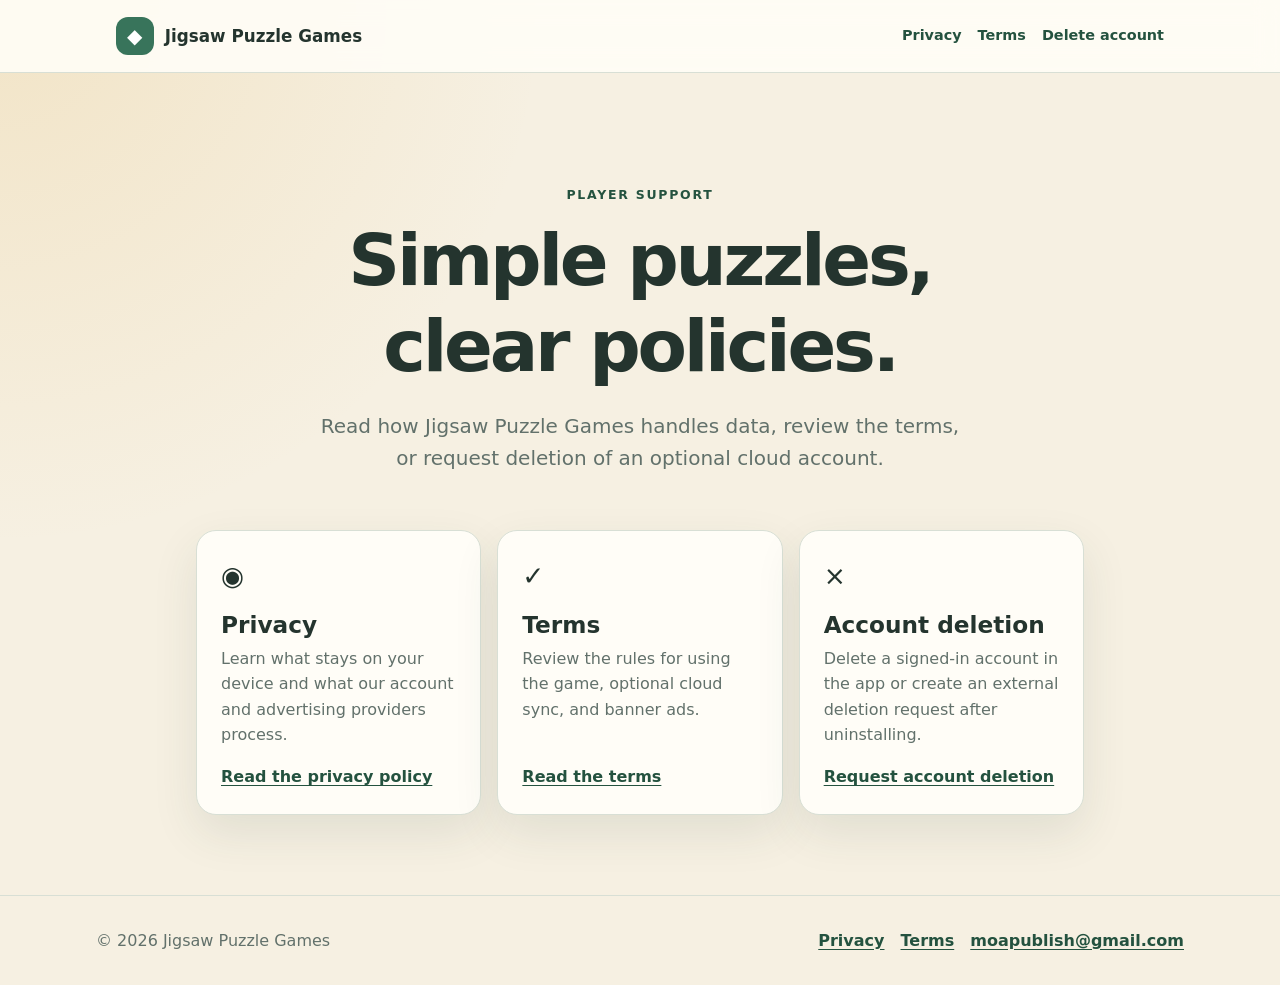
<file: index.html>
<!doctype html>
<html lang="en">
  <head>
    <meta charset="utf-8">
    <meta name="viewport" content="width=device-width, initial-scale=1">
    <meta name="description" content="Support and legal information for Jigsaw Puzzle Games.">
    <title>Jigsaw Puzzle Games - Support</title>
    <link rel="stylesheet" href="assets/styles.css">
    <script src="assets/site.js" defer></script>
  </head>
  <body>
    <header class="site-header">
      <nav class="nav" aria-label="Main navigation">
        <a class="brand" href="./"><span class="brand-mark" aria-hidden="true">◆</span>Jigsaw Puzzle Games</a>
        <div class="nav-links">
          <a href="privacy/">Privacy</a>
          <a href="terms/">Terms</a>
          <a href="delete-account/">Delete account</a>
        </div>
      </nav>
    </header>

    <main>
      <section class="hero">
        <p class="eyebrow">Player support</p>
        <h1>Simple puzzles, clear policies.</h1>
        <p class="lead">Read how Jigsaw Puzzle Games handles data, review the terms, or request deletion of an optional cloud account.</p>
      </section>

      <section class="cards" aria-label="Support resources">
        <article class="card">
          <span class="card-icon" aria-hidden="true">◉</span>
          <h2>Privacy</h2>
          <p>Learn what stays on your device and what our account and advertising providers process.</p>
          <a href="privacy/">Read the privacy policy</a>
        </article>
        <article class="card">
          <span class="card-icon" aria-hidden="true">✓</span>
          <h2>Terms</h2>
          <p>Review the rules for using the game, optional cloud sync, and banner ads.</p>
          <a href="terms/">Read the terms</a>
        </article>
        <article class="card">
          <span class="card-icon" aria-hidden="true">×</span>
          <h2>Account deletion</h2>
          <p>Delete a signed-in account in the app or create an external deletion request after uninstalling.</p>
          <a href="delete-account/">Request account deletion</a>
        </article>
      </section>
    </main>

    <footer class="site-footer">
      <div class="footer-inner">
        <p>© <span data-current-year></span> Jigsaw Puzzle Games</p>
        <div class="footer-links">
          <a href="privacy/">Privacy</a>
          <a href="terms/">Terms</a>
          <a data-support-email>Contact support</a>
        </div>
      </div>
    </footer>
  </body>
</html>
</file>
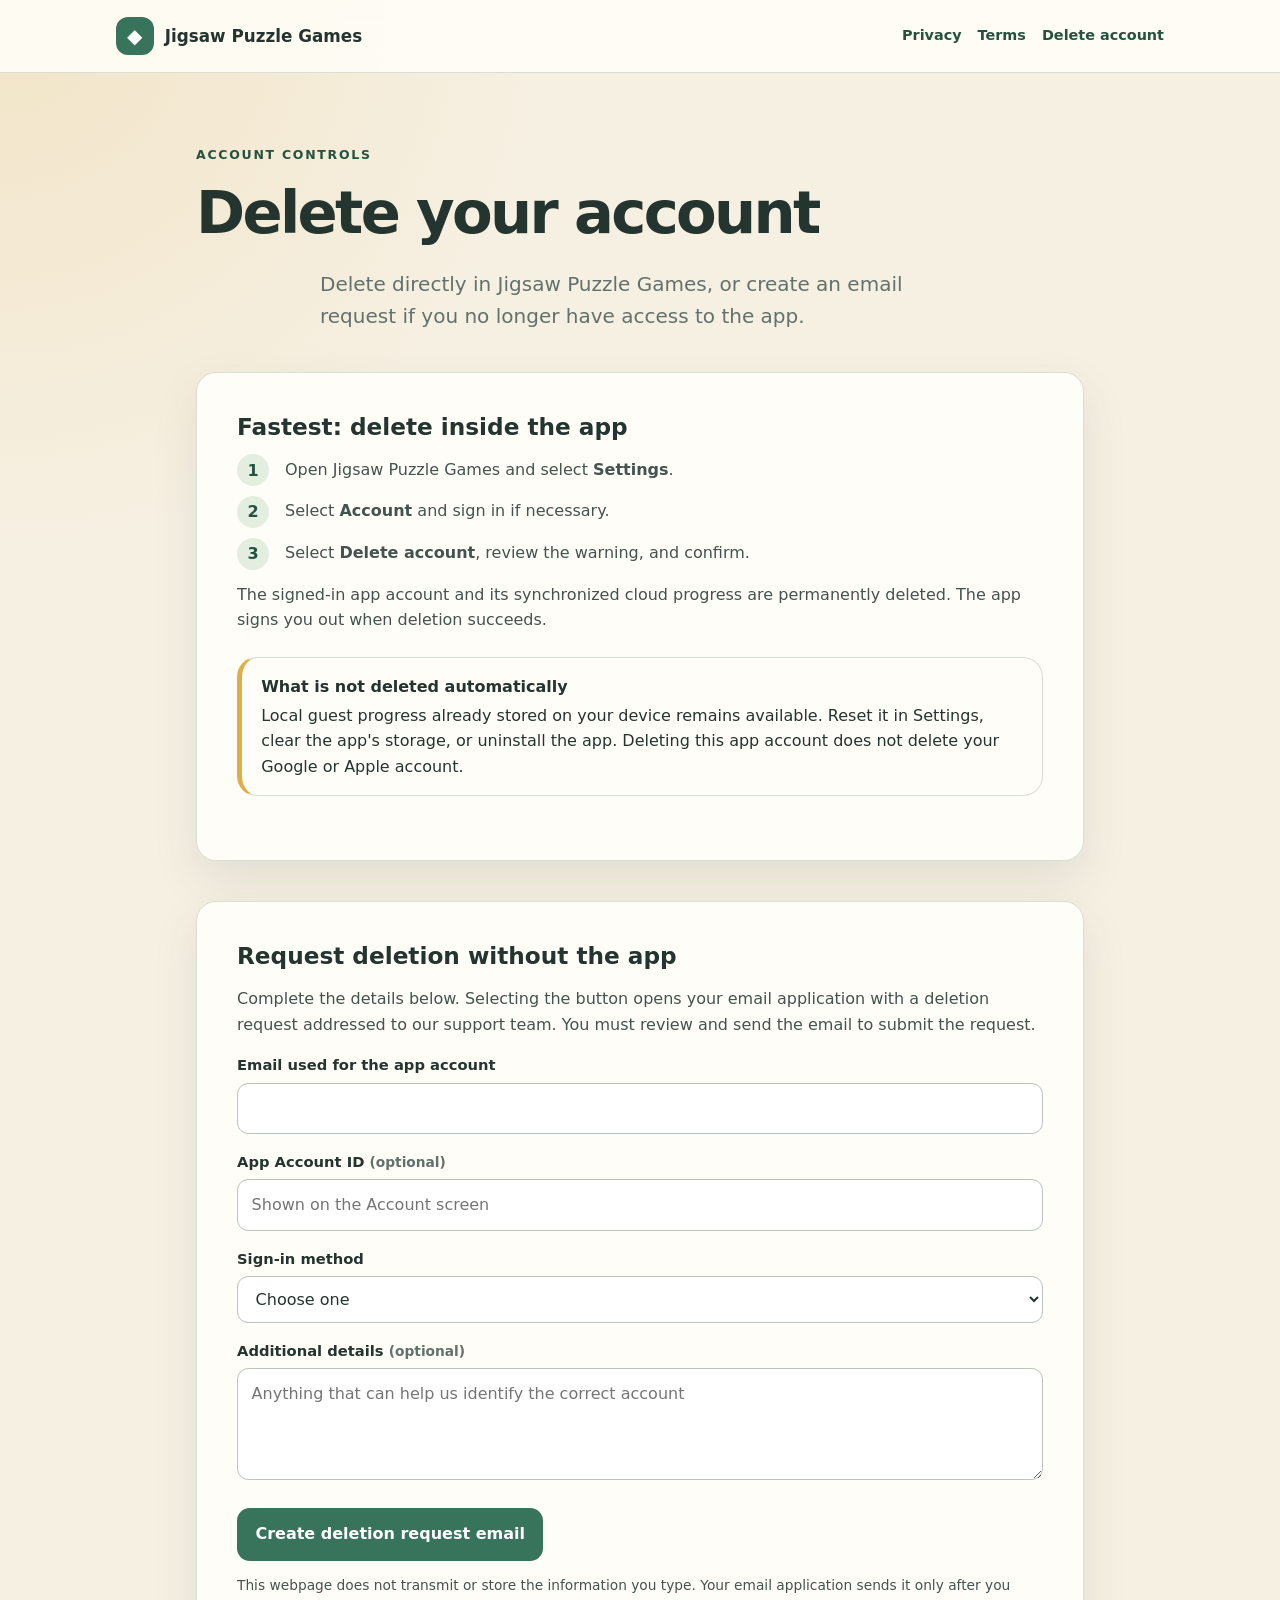
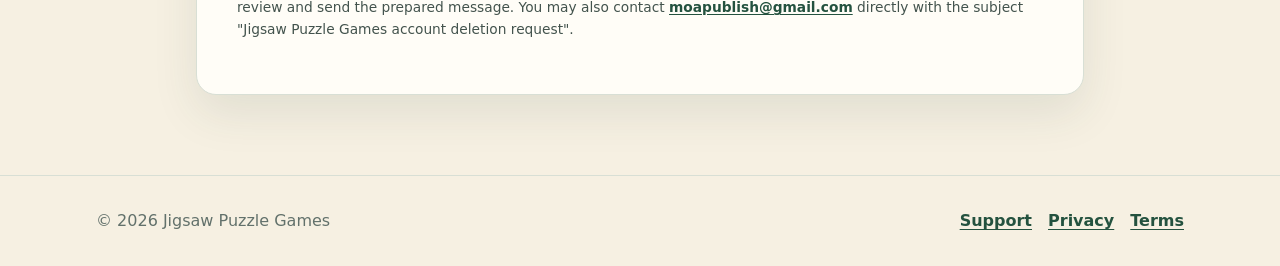
<file: delete-account/index.html>
<!doctype html>
<html lang="en">
  <head>
    <meta charset="utf-8">
    <meta name="viewport" content="width=device-width, initial-scale=1">
    <meta name="description" content="Delete a Jigsaw Puzzle Games account and associated cloud data.">
    <title>Delete Account - Jigsaw Puzzle Games</title>
    <link rel="stylesheet" href="../assets/styles.css">
    <script src="../assets/site.js" defer></script>
  </head>
  <body>
    <header class="site-header">
      <nav class="nav" aria-label="Main navigation">
        <a class="brand" href="../"><span class="brand-mark" aria-hidden="true">◆</span>Jigsaw Puzzle Games</a>
        <div class="nav-links">
          <a href="../privacy/">Privacy</a>
          <a href="../terms/">Terms</a>
          <a aria-current="page" href="./">Delete account</a>
        </div>
      </nav>
    </header>

    <main class="legal-page">
      <p class="eyebrow">Account controls</p>
      <h1>Delete your account</h1>
      <p class="lead">Delete directly in Jigsaw Puzzle Games, or create an email request if you no longer have access to the app.</p>

      <section class="legal-card">
        <h2>Fastest: delete inside the app</h2>
        <ol class="steps">
          <li>Open Jigsaw Puzzle Games and select <strong>Settings</strong>.</li>
          <li>Select <strong>Account</strong> and sign in if necessary.</li>
          <li>Select <strong>Delete account</strong>, review the warning, and confirm.</li>
        </ol>
        <p>The signed-in app account and its synchronized cloud progress are permanently deleted. The app signs you out when deletion succeeds.</p>

        <div class="notice">
          <strong>What is not deleted automatically</strong>
          Local guest progress already stored on your device remains available. Reset it in Settings, clear the app's storage, or uninstall the app. Deleting this app account does not delete your Google or Apple account.
        </div>
      </section>

      <section class="form-card">
        <h2>Request deletion without the app</h2>
        <p>Complete the details below. Selecting the button opens your email application with a deletion request addressed to our support team. You must review and send the email to submit the request.</p>

        <form id="deletion-form">
          <label for="account-email">Email used for the app account</label>
          <input id="account-email" name="account-email" type="email" autocomplete="email" required>

          <label for="account-id">App Account ID <span class="small">(optional)</span></label>
          <input id="account-id" name="account-id" type="text" autocomplete="off" placeholder="Shown on the Account screen">

          <label for="sign-in-method">Sign-in method</label>
          <select id="sign-in-method" name="sign-in-method" required>
            <option value="">Choose one</option>
            <option>Email verification code</option>
            <option>Google</option>
            <option>Apple</option>
            <option>Not sure</option>
          </select>

          <label for="details">Additional details <span class="small">(optional)</span></label>
          <textarea id="details" name="details" maxlength="1000" placeholder="Anything that can help us identify the correct account"></textarea>

          <button class="button" type="submit">Create deletion request email</button>
          <p class="form-status" data-form-status role="status" aria-live="polite"></p>
        </form>

        <p class="small">This webpage does not transmit or store the information you type. Your email application sends it only after you review and send the prepared message. You may also contact <a data-support-email></a> directly with the subject "Jigsaw Puzzle Games account deletion request".</p>
      </section>
    </main>

    <footer class="site-footer">
      <div class="footer-inner">
        <p>© <span data-current-year></span> Jigsaw Puzzle Games</p>
        <div class="footer-links"><a href="../">Support</a><a href="../privacy/">Privacy</a><a href="../terms/">Terms</a></div>
      </div>
    </footer>
  </body>
</html>
</file>
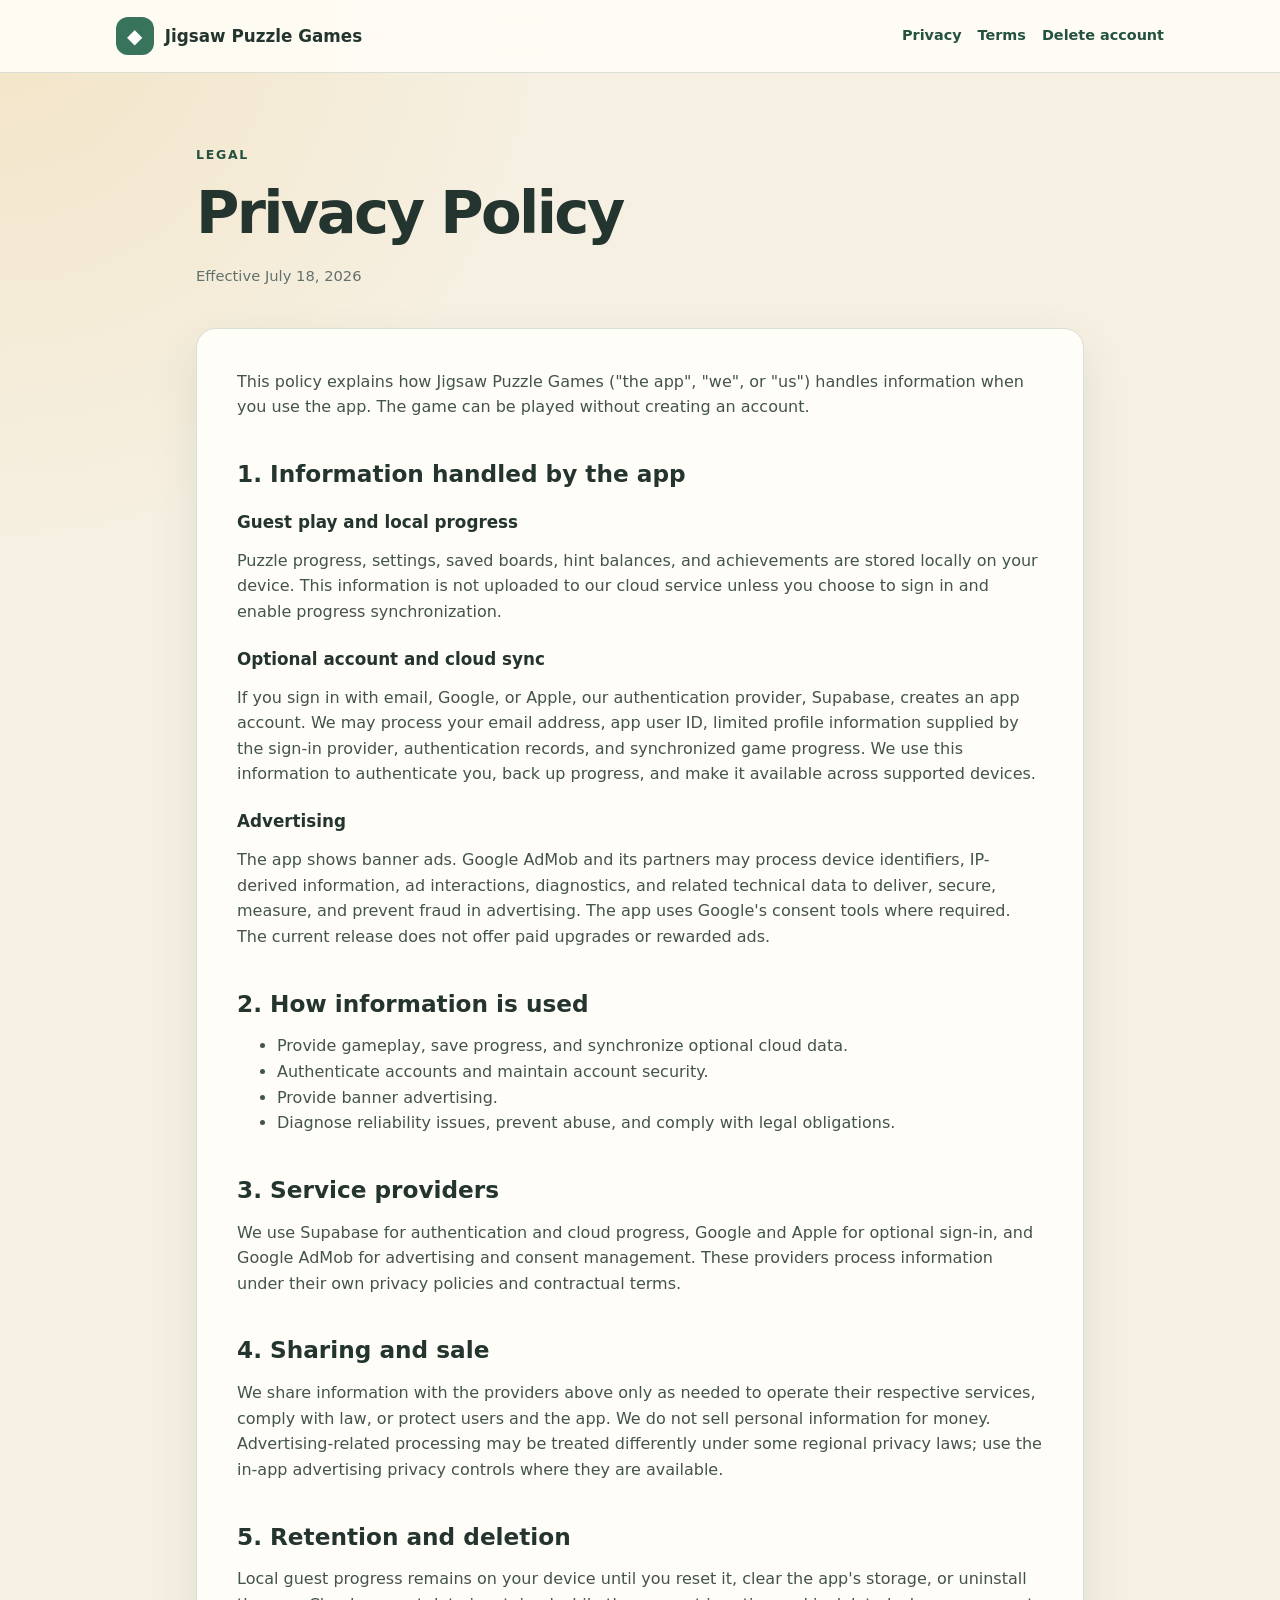
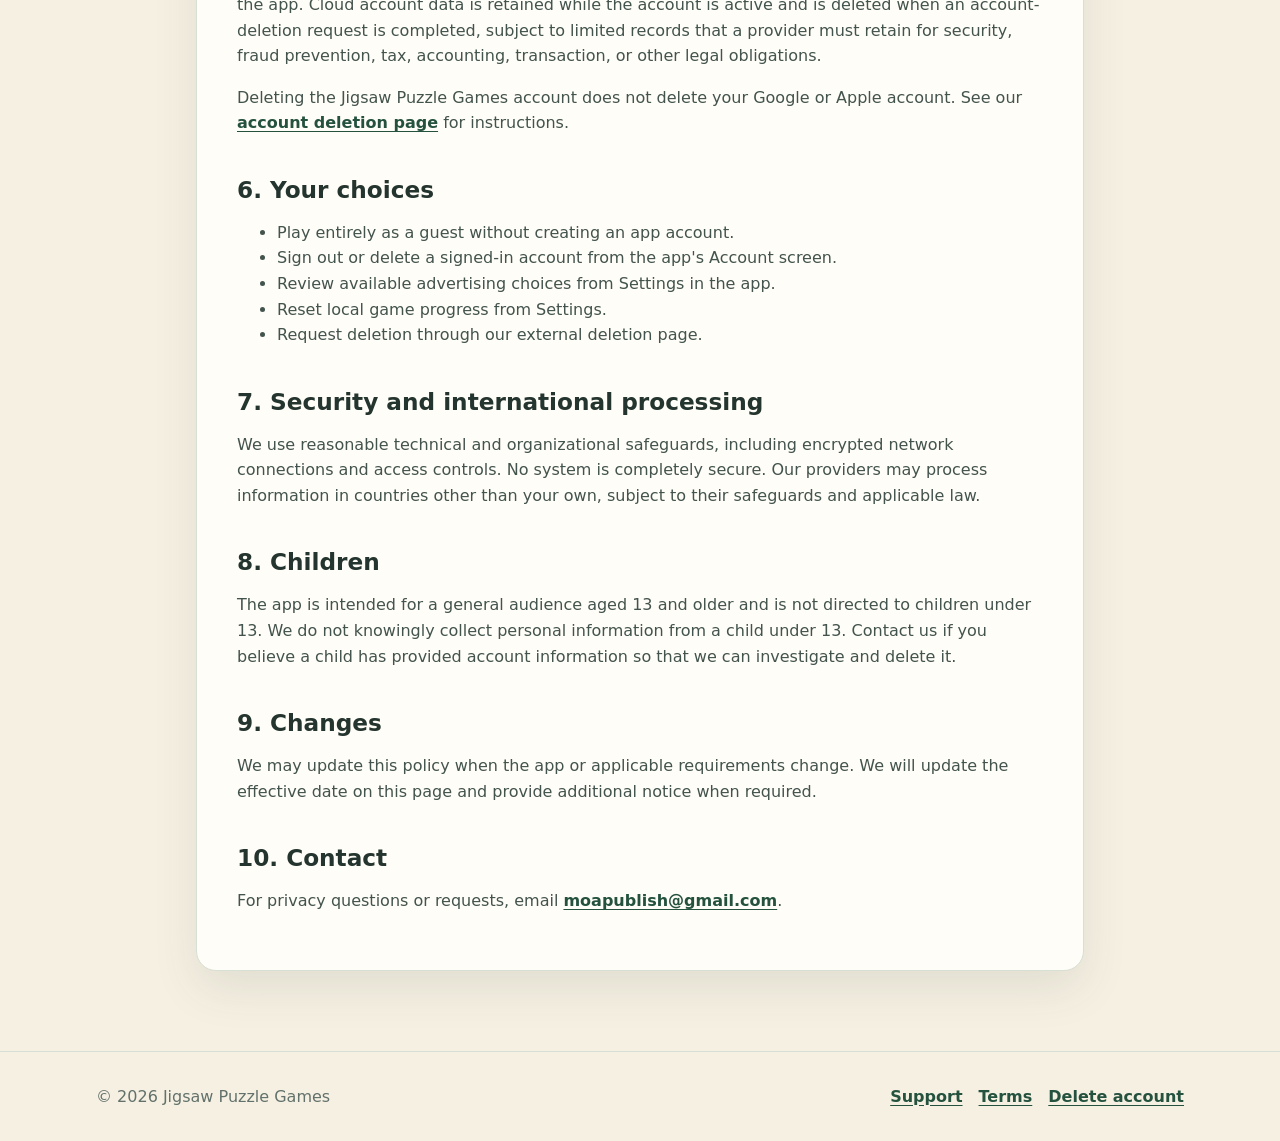
<file: privacy/index.html>
<!doctype html>
<html lang="en">
  <head>
    <meta charset="utf-8">
    <meta name="viewport" content="width=device-width, initial-scale=1">
    <meta name="description" content="Privacy policy for Jigsaw Puzzle Games.">
    <title>Privacy Policy - Jigsaw Puzzle Games</title>
    <link rel="stylesheet" href="../assets/styles.css">
    <script src="../assets/site.js" defer></script>
  </head>
  <body>
    <header class="site-header">
      <nav class="nav" aria-label="Main navigation">
        <a class="brand" href="../"><span class="brand-mark" aria-hidden="true">◆</span>Jigsaw Puzzle Games</a>
        <div class="nav-links">
          <a aria-current="page" href="./">Privacy</a>
          <a href="../terms/">Terms</a>
          <a href="../delete-account/">Delete account</a>
        </div>
      </nav>
    </header>

    <main class="legal-page">
      <p class="eyebrow">Legal</p>
      <h1>Privacy Policy</h1>
      <p class="meta">Effective July 18, 2026</p>

      <article class="legal-card">
        <p>This policy explains how Jigsaw Puzzle Games ("the app", "we", or "us") handles information when you use the app. The game can be played without creating an account.</p>

        <h2>1. Information handled by the app</h2>
        <h3>Guest play and local progress</h3>
        <p>Puzzle progress, settings, saved boards, hint balances, and achievements are stored locally on your device. This information is not uploaded to our cloud service unless you choose to sign in and enable progress synchronization.</p>

        <h3>Optional account and cloud sync</h3>
        <p>If you sign in with email, Google, or Apple, our authentication provider, Supabase, creates an app account. We may process your email address, app user ID, limited profile information supplied by the sign-in provider, authentication records, and synchronized game progress. We use this information to authenticate you, back up progress, and make it available across supported devices.</p>

        <h3>Advertising</h3>
        <p>The app shows banner ads. Google AdMob and its partners may process device identifiers, IP-derived information, ad interactions, diagnostics, and related technical data to deliver, secure, measure, and prevent fraud in advertising. The app uses Google's consent tools where required. The current release does not offer paid upgrades or rewarded ads.</p>

        <h2>2. How information is used</h2>
        <ul>
          <li>Provide gameplay, save progress, and synchronize optional cloud data.</li>
          <li>Authenticate accounts and maintain account security.</li>
          <li>Provide banner advertising.</li>
          <li>Diagnose reliability issues, prevent abuse, and comply with legal obligations.</li>
        </ul>

        <h2>3. Service providers</h2>
        <p>We use Supabase for authentication and cloud progress, Google and Apple for optional sign-in, and Google AdMob for advertising and consent management. These providers process information under their own privacy policies and contractual terms.</p>

        <h2>4. Sharing and sale</h2>
        <p>We share information with the providers above only as needed to operate their respective services, comply with law, or protect users and the app. We do not sell personal information for money. Advertising-related processing may be treated differently under some regional privacy laws; use the in-app advertising privacy controls where they are available.</p>

        <h2>5. Retention and deletion</h2>
        <p>Local guest progress remains on your device until you reset it, clear the app's storage, or uninstall the app. Cloud account data is retained while the account is active and is deleted when an account-deletion request is completed, subject to limited records that a provider must retain for security, fraud prevention, tax, accounting, transaction, or other legal obligations.</p>
        <p>Deleting the Jigsaw Puzzle Games account does not delete your Google or Apple account. See our <a href="../delete-account/">account deletion page</a> for instructions.</p>

        <h2>6. Your choices</h2>
        <ul>
          <li>Play entirely as a guest without creating an app account.</li>
          <li>Sign out or delete a signed-in account from the app's Account screen.</li>
          <li>Review available advertising choices from Settings in the app.</li>
          <li>Reset local game progress from Settings.</li>
          <li>Request deletion through our external deletion page.</li>
        </ul>

        <h2>7. Security and international processing</h2>
        <p>We use reasonable technical and organizational safeguards, including encrypted network connections and access controls. No system is completely secure. Our providers may process information in countries other than your own, subject to their safeguards and applicable law.</p>

        <h2>8. Children</h2>
        <p>The app is intended for a general audience aged 13 and older and is not directed to children under 13. We do not knowingly collect personal information from a child under 13. Contact us if you believe a child has provided account information so that we can investigate and delete it.</p>

        <h2>9. Changes</h2>
        <p>We may update this policy when the app or applicable requirements change. We will update the effective date on this page and provide additional notice when required.</p>

        <h2>10. Contact</h2>
        <p>For privacy questions or requests, email <a data-support-email></a>.</p>
      </article>
    </main>

    <footer class="site-footer">
      <div class="footer-inner">
        <p>© <span data-current-year></span> Jigsaw Puzzle Games</p>
        <div class="footer-links"><a href="../">Support</a><a href="../terms/">Terms</a><a href="../delete-account/">Delete account</a></div>
      </div>
    </footer>
  </body>
</html>
</file>
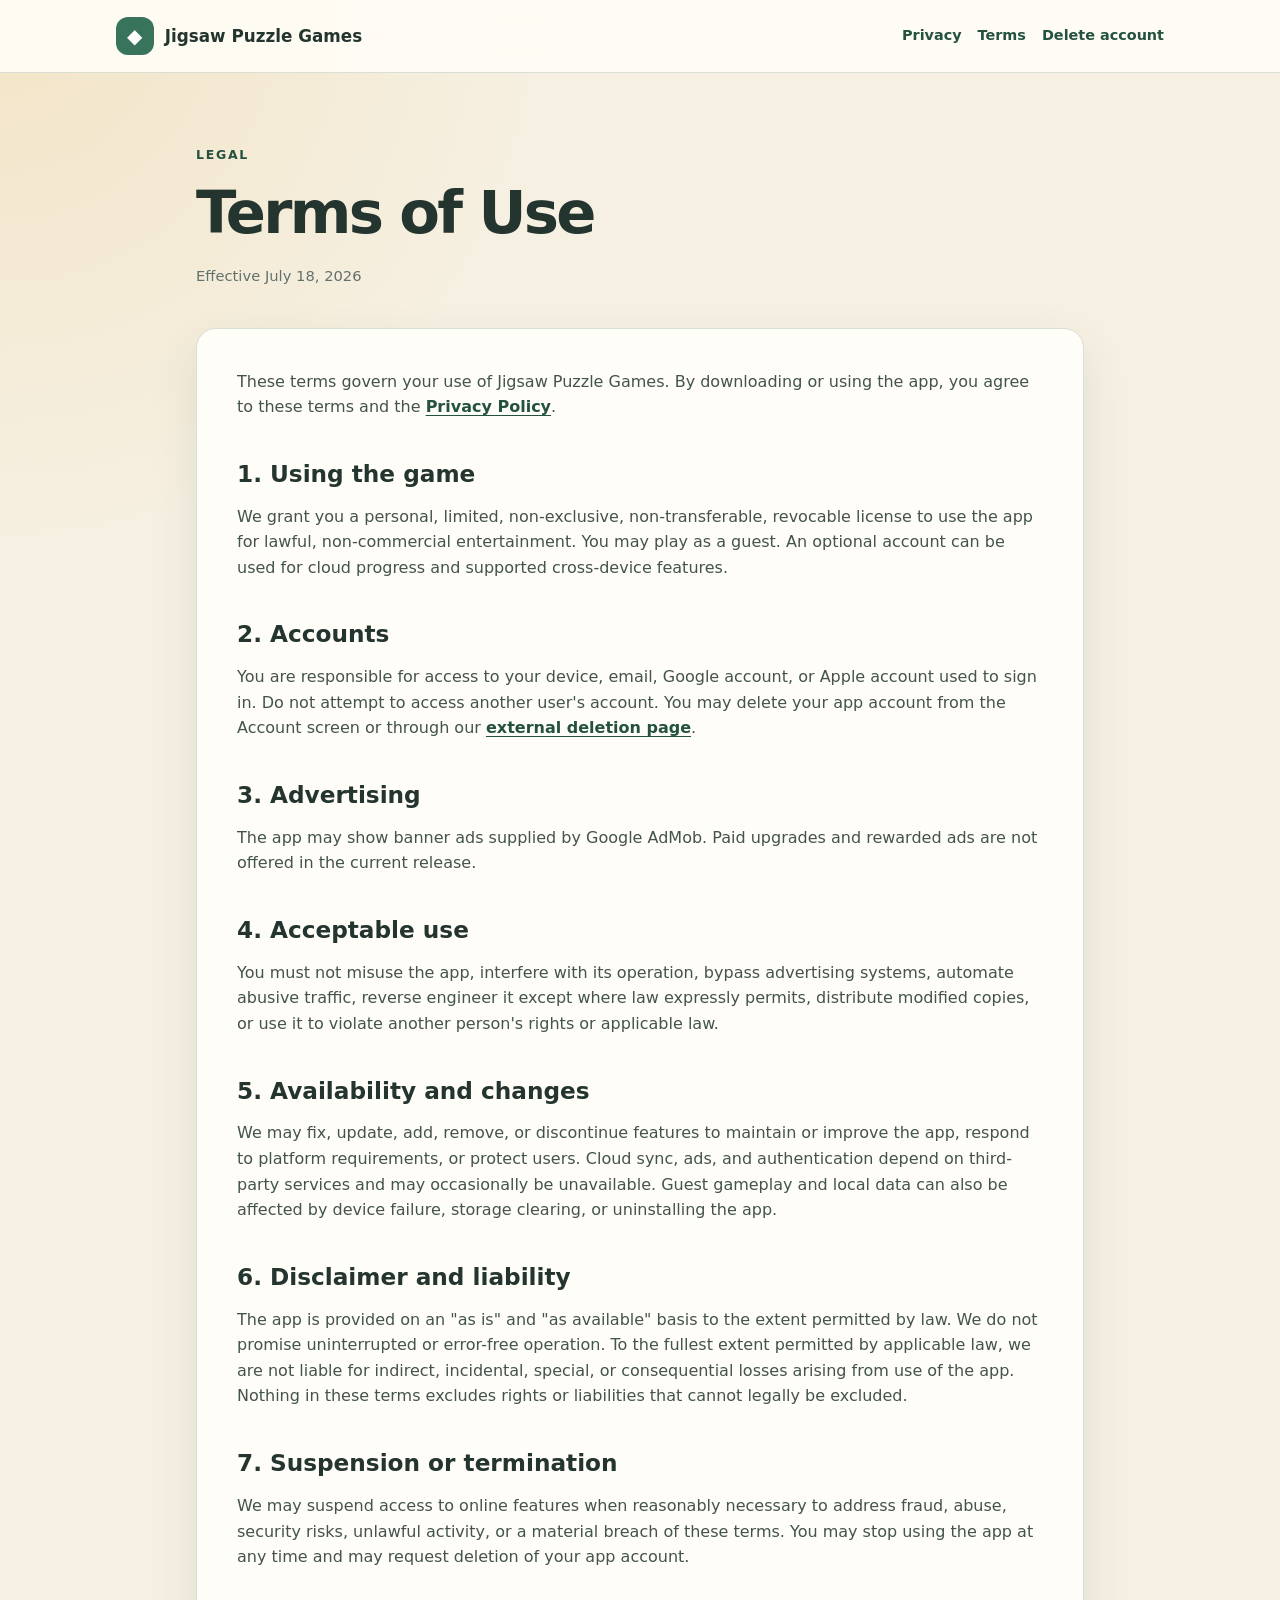
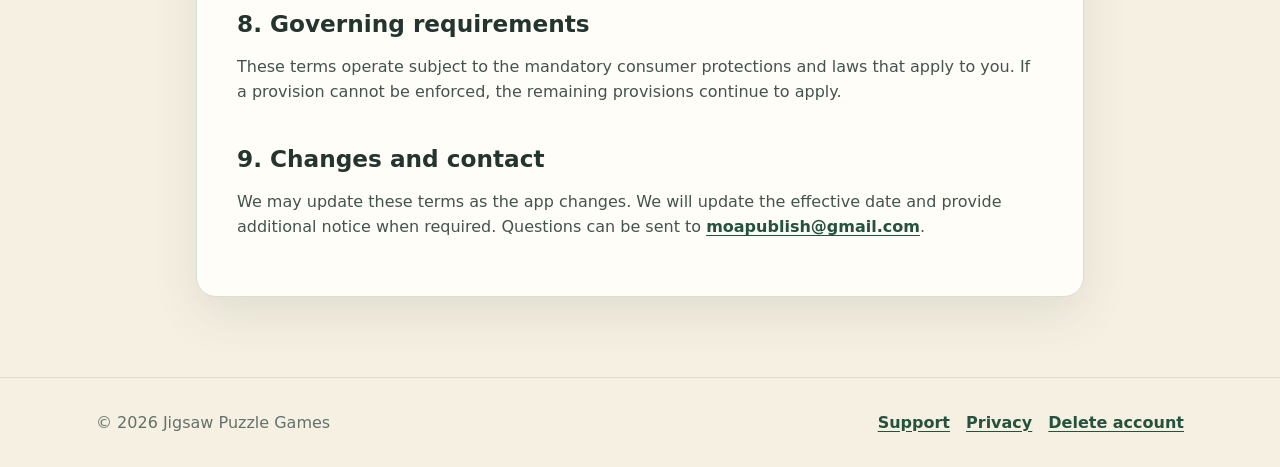
<file: terms/index.html>
<!doctype html>
<html lang="en">
  <head>
    <meta charset="utf-8">
    <meta name="viewport" content="width=device-width, initial-scale=1">
    <meta name="description" content="Terms of use for Jigsaw Puzzle Games.">
    <title>Terms of Use - Jigsaw Puzzle Games</title>
    <link rel="stylesheet" href="../assets/styles.css">
    <script src="../assets/site.js" defer></script>
  </head>
  <body>
    <header class="site-header">
      <nav class="nav" aria-label="Main navigation">
        <a class="brand" href="../"><span class="brand-mark" aria-hidden="true">◆</span>Jigsaw Puzzle Games</a>
        <div class="nav-links">
          <a href="../privacy/">Privacy</a>
          <a aria-current="page" href="./">Terms</a>
          <a href="../delete-account/">Delete account</a>
        </div>
      </nav>
    </header>

    <main class="legal-page">
      <p class="eyebrow">Legal</p>
      <h1>Terms of Use</h1>
      <p class="meta">Effective July 18, 2026</p>

      <article class="legal-card">
        <p>These terms govern your use of Jigsaw Puzzle Games. By downloading or using the app, you agree to these terms and the <a href="../privacy/">Privacy Policy</a>.</p>

        <h2>1. Using the game</h2>
        <p>We grant you a personal, limited, non-exclusive, non-transferable, revocable license to use the app for lawful, non-commercial entertainment. You may play as a guest. An optional account can be used for cloud progress and supported cross-device features.</p>

        <h2>2. Accounts</h2>
        <p>You are responsible for access to your device, email, Google account, or Apple account used to sign in. Do not attempt to access another user's account. You may delete your app account from the Account screen or through our <a href="../delete-account/">external deletion page</a>.</p>

        <h2>3. Advertising</h2>
        <p>The app may show banner ads supplied by Google AdMob. Paid upgrades and rewarded ads are not offered in the current release.</p>

        <h2>4. Acceptable use</h2>
        <p>You must not misuse the app, interfere with its operation, bypass advertising systems, automate abusive traffic, reverse engineer it except where law expressly permits, distribute modified copies, or use it to violate another person's rights or applicable law.</p>

        <h2>5. Availability and changes</h2>
        <p>We may fix, update, add, remove, or discontinue features to maintain or improve the app, respond to platform requirements, or protect users. Cloud sync, ads, and authentication depend on third-party services and may occasionally be unavailable. Guest gameplay and local data can also be affected by device failure, storage clearing, or uninstalling the app.</p>

        <h2>6. Disclaimer and liability</h2>
        <p>The app is provided on an "as is" and "as available" basis to the extent permitted by law. We do not promise uninterrupted or error-free operation. To the fullest extent permitted by applicable law, we are not liable for indirect, incidental, special, or consequential losses arising from use of the app. Nothing in these terms excludes rights or liabilities that cannot legally be excluded.</p>

        <h2>7. Suspension or termination</h2>
        <p>We may suspend access to online features when reasonably necessary to address fraud, abuse, security risks, unlawful activity, or a material breach of these terms. You may stop using the app at any time and may request deletion of your app account.</p>

        <h2>8. Governing requirements</h2>
        <p>These terms operate subject to the mandatory consumer protections and laws that apply to you. If a provision cannot be enforced, the remaining provisions continue to apply.</p>

        <h2>9. Changes and contact</h2>
        <p>We may update these terms as the app changes. We will update the effective date and provide additional notice when required. Questions can be sent to <a data-support-email></a>.</p>
      </article>
    </main>

    <footer class="site-footer">
      <div class="footer-inner">
        <p>© <span data-current-year></span> Jigsaw Puzzle Games</p>
        <div class="footer-links"><a href="../">Support</a><a href="../privacy/">Privacy</a><a href="../delete-account/">Delete account</a></div>
      </div>
    </footer>
  </body>
</html>
</file>
<file: assets/styles.css>
:root {
  color-scheme: light;
  --background: #f6f0e2;
  --surface: #fffdf7;
  --surface-strong: #ffffff;
  --ink: #24342e;
  --muted: #62716b;
  --primary: #38745b;
  --primary-dark: #24523f;
  --border: #d8dfd5;
  --accent: #dfad49;
  --danger: #9b3f33;
  --shadow: 0 18px 46px rgba(43, 66, 57, 0.1);
  font-family: Inter, ui-sans-serif, system-ui, -apple-system, BlinkMacSystemFont, "Segoe UI", sans-serif;
  line-height: 1.6;
}

* {
  box-sizing: border-box;
}

html {
  scroll-behavior: smooth;
}

body {
  background:
    radial-gradient(circle at top left, rgba(223, 173, 73, 0.18), transparent 34rem),
    var(--background);
  color: var(--ink);
  margin: 0;
  min-height: 100vh;
}

a {
  color: var(--primary-dark);
  font-weight: 700;
  text-underline-offset: 0.18em;
}

a:hover {
  color: var(--primary);
}

.site-header {
  background: rgba(255, 253, 247, 0.9);
  border-bottom: 1px solid var(--border);
  position: sticky;
  top: 0;
  z-index: 10;
  backdrop-filter: blur(12px);
}

.nav {
  align-items: center;
  display: flex;
  gap: 1.25rem;
  justify-content: space-between;
  margin: 0 auto;
  max-width: 68rem;
  min-height: 4.5rem;
  padding: 0.75rem 1.25rem;
}

.brand {
  align-items: center;
  color: var(--ink);
  display: inline-flex;
  font-size: 1.05rem;
  gap: 0.7rem;
  text-decoration: none;
}

.brand-mark {
  align-items: center;
  background: var(--primary);
  border-radius: 0.75rem;
  color: white;
  display: inline-flex;
  font-size: 1.25rem;
  height: 2.35rem;
  justify-content: center;
  width: 2.35rem;
}

.nav-links {
  display: flex;
  flex-wrap: wrap;
  gap: 1rem;
}

.nav-links a {
  font-size: 0.9rem;
  text-decoration: none;
}

main {
  margin: 0 auto;
  max-width: 58rem;
  padding: 4.5rem 1.25rem 5rem;
}

.hero {
  padding: 2.5rem 0 3.5rem;
  text-align: center;
}

.eyebrow {
  color: var(--primary-dark);
  font-size: 0.78rem;
  font-weight: 900;
  letter-spacing: 0.14em;
  margin: 0 0 0.75rem;
  text-transform: uppercase;
}

h1,
h2,
h3 {
  line-height: 1.2;
}

h1 {
  font-size: clamp(2.25rem, 7vw, 4.5rem);
  letter-spacing: -0.045em;
  margin: 0 auto;
  max-width: 13ch;
}

.legal-page h1 {
  font-size: clamp(2.1rem, 6vw, 3.7rem);
  margin: 0;
  max-width: 16ch;
}

h2 {
  font-size: 1.45rem;
  margin: 2.5rem 0 0.65rem;
}

h3 {
  font-size: 1.05rem;
  margin: 1.5rem 0 0.35rem;
}

.lead {
  color: var(--muted);
  font-size: clamp(1.05rem, 2.5vw, 1.25rem);
  margin: 1.25rem auto 0;
  max-width: 40rem;
}

.cards {
  display: grid;
  gap: 1rem;
  grid-template-columns: repeat(3, minmax(0, 1fr));
}

.card,
.legal-card,
.form-card,
.notice {
  background: var(--surface);
  border: 1px solid var(--border);
  border-radius: 1.25rem;
  box-shadow: var(--shadow);
}

.card {
  display: flex;
  flex-direction: column;
  min-height: 13rem;
  padding: 1.5rem;
}

.card h2 {
  margin: 0.85rem 0 0.45rem;
}

.card p {
  color: var(--muted);
  flex: 1;
  margin: 0 0 1rem;
}

.card-icon {
  font-size: 1.65rem;
}

.legal-card,
.form-card {
  margin-top: 2.5rem;
  padding: clamp(1.3rem, 4vw, 2.5rem);
}

.legal-card > :first-child,
.form-card > :first-child {
  margin-top: 0;
}

.legal-card p,
.legal-card li,
.form-card p {
  color: #43534d;
}

.meta {
  color: var(--muted);
  font-size: 0.92rem;
  margin-top: 1rem;
}

.notice {
  border-left: 0.35rem solid var(--accent);
  box-shadow: none;
  margin: 1.5rem 0;
  padding: 1rem 1.2rem;
}

.notice strong {
  display: block;
  margin-bottom: 0.2rem;
}

.steps {
  counter-reset: step;
  list-style: none;
  padding: 0;
}

.steps li {
  counter-increment: step;
  margin: 1rem 0;
  padding-left: 3rem;
  position: relative;
}

.steps li::before {
  align-items: center;
  background: #e4eee0;
  border-radius: 50%;
  color: var(--primary-dark);
  content: counter(step);
  display: flex;
  font-weight: 900;
  height: 2rem;
  justify-content: center;
  left: 0;
  position: absolute;
  top: -0.15rem;
  width: 2rem;
}

label {
  display: block;
  font-size: 0.92rem;
  font-weight: 800;
  margin: 1rem 0 0.35rem;
}

input,
select,
textarea {
  background: var(--surface-strong);
  border: 1px solid #b8c4bc;
  border-radius: 0.7rem;
  color: var(--ink);
  font: inherit;
  padding: 0.75rem 0.85rem;
  width: 100%;
}

textarea {
  min-height: 7rem;
  resize: vertical;
}

input:focus,
select:focus,
textarea:focus {
  border-color: var(--primary);
  outline: 3px solid rgba(56, 116, 91, 0.18);
}

.button {
  background: var(--primary);
  border: 0;
  border-radius: 0.8rem;
  color: white;
  cursor: pointer;
  display: inline-flex;
  font: inherit;
  font-weight: 900;
  justify-content: center;
  margin-top: 1.25rem;
  padding: 0.85rem 1.15rem;
  text-decoration: none;
}

.button:hover {
  background: var(--primary-dark);
  color: white;
}

.button:disabled {
  background: #8f9b96;
  cursor: not-allowed;
}

.form-status {
  color: var(--danger);
  font-size: 0.9rem;
  font-weight: 700;
  margin: 0.8rem 0 0;
}

.small {
  color: var(--muted);
  font-size: 0.86rem;
}

.site-footer {
  border-top: 1px solid var(--border);
  color: var(--muted);
  padding: 2rem 1.25rem;
}

.footer-inner {
  display: flex;
  flex-wrap: wrap;
  gap: 0.75rem 1.25rem;
  justify-content: space-between;
  margin: 0 auto;
  max-width: 68rem;
}

.footer-inner p {
  margin: 0;
}

.footer-links {
  display: flex;
  flex-wrap: wrap;
  gap: 1rem;
}

@media (max-width: 720px) {
  .nav {
    align-items: flex-start;
    flex-direction: column;
  }

  .nav-links {
    gap: 0.75rem;
  }

  main {
    padding-top: 2.5rem;
  }

  .cards {
    grid-template-columns: 1fr;
  }

  .card {
    min-height: auto;
  }
}

@media print {
  .site-header,
  .site-footer,
  .button {
    display: none;
  }

  body {
    background: white;
  }

  main {
    max-width: none;
    padding: 0;
  }

  .legal-card {
    border: 0;
    box-shadow: none;
    padding: 0;
  }
}
</file>
